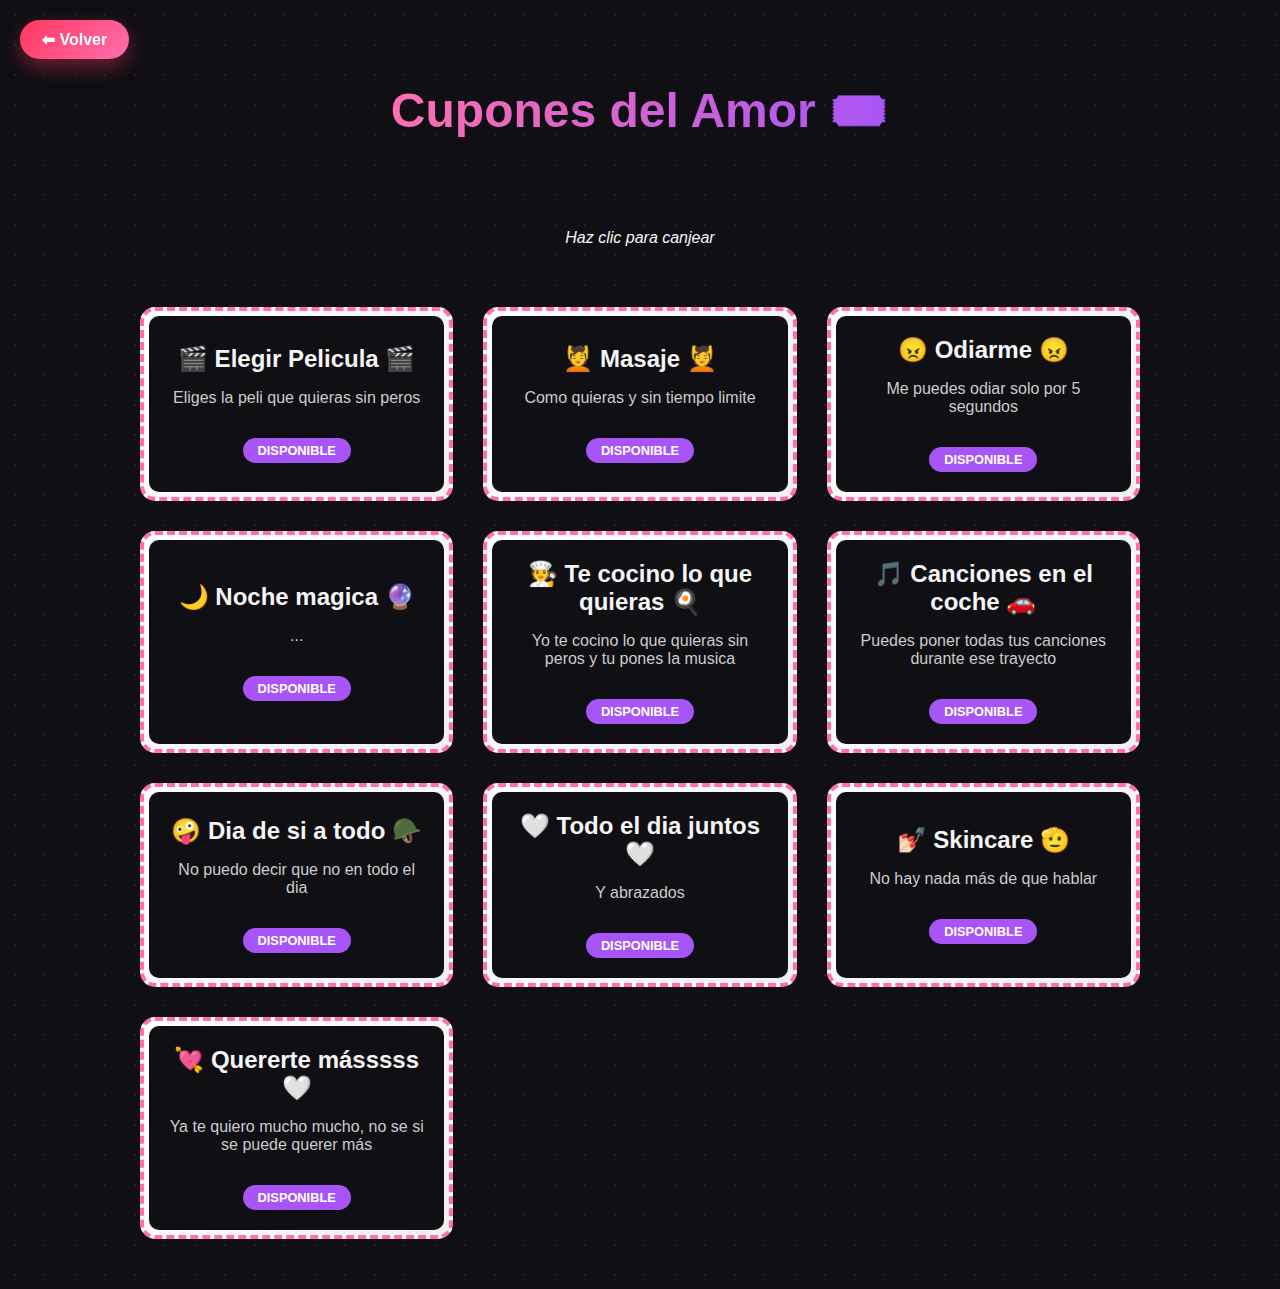
<file: cupones.html>
<!doctype html>
<html lang="es">
  <head>
    <meta charset="UTF-8" />
    <meta name="viewport" content="width=device-width, initial-scale=1.0" />
    <title>Cupones para Aurora 🦇</title>
    <link rel="stylesheet" href="./css/style2.css" />
  </head>
  <body class="cupones-body">
    <div class="hearts-container">
      <div class="heart">❤️</div>
      <div class="heart">💖</div>
      <div class="heart">🖤</div>
      <div class="heart">🎀</div>
      <div class="heart">🤍</div>
      <div class="heart">🦇</div>
    </div>

    <a href="./index.html" class="btn-volver">⬅ Volver</a>

    <h1 class="neon-title">Cupones del Amor 🎟️</h1>
    <p class="love-text">Haz clic para canjear</p>

    <div class="grid-cupones">
      <div class="cupon" id="cupon-1" onclick="canjearCupon('cupon-1')">
        <div class="cupon-inner">
          <h3>🎬 Elegir Pelicula 🎬</h3>
          <p>Eliges la peli que quieras sin peros</p>
          <div class="estado">Disponible</div>
        </div>
      </div>

      <div class="cupon" id="cupon-2" onclick="canjearCupon('cupon-2')">
        <div class="cupon-inner">
          <h3>💆 Masaje 💆</h3>
          <p>Como quieras y sin tiempo limite</p>
          <div class="estado">Disponible</div>
        </div>
      </div>

      <div class="cupon" id="cupon-3" onclick="canjearCupon('cupon-3')">
        <div class="cupon-inner">
          <h3>😠 Odiarme 😠</h3>
          <p>Me puedes odiar solo por 5 segundos</p>
          <div class="estado">Disponible</div>
        </div>
      </div>

      <div class="cupon" id="cupon-4" onclick="canjearCupon('cupon-4')">
        <div class="cupon-inner">
          <h3>🌙 Noche magica 🔮</h3>
          <p>...</p>
          <div class="estado">Disponible</div>
        </div>
      </div>

      <div class="cupon" id="cupon-5" onclick="canjearCupon('cupon-5')">
        <div class="cupon-inner">
          <h3>🧑‍🍳 Te cocino lo que quieras 🍳</h3>
          <p>Yo te cocino lo que quieras sin peros y tu pones la musica</p>
          <div class="estado">Disponible</div>
        </div>
      </div>

      <div class="cupon" id="cupon-6" onclick="canjearCupon('cupon-6')">
        <div class="cupon-inner">
          <h3>🎵 Canciones en el coche 🚗</h3>
          <p>Puedes poner todas tus canciones durante ese trayecto</p>
          <div class="estado">Disponible</div>
        </div>
      </div>

      <div class="cupon" id="cupon-7" onclick="canjearCupon('cupon-7')">
        <div class="cupon-inner">
          <h3>🤪 Dia de si a todo 🪖</h3>
          <p>No puedo decir que no en todo el dia</p>
          <div class="estado">Disponible</div>
        </div>
      </div>

      <div class="cupon" id="cupon-8" onclick="canjearCupon('cupon-8')">
        <div class="cupon-inner">
          <h3>🤍 Todo el dia juntos 🤍</h3>
          <p>Y abrazados</p>
          <div class="estado">Disponible</div>
        </div>
      </div>

      <div class="cupon" id="cupon-9" onclick="canjearCupon('cupon-9')">
        <div class="cupon-inner">
          <h3>​💅🏻 Skincare 🫡</h3>
          <p>No hay nada más de que hablar</p>
          <div class="estado">Disponible</div>
        </div>
      </div>

      <div class="cupon" id="cupon-10" onclick="canjearCupon('cupon-10')">
        <div class="cupon-inner">
          <h3>​💘 Quererte másssss 🤍</h3>
          <p>Ya te quiero mucho mucho, no se si se puede querer más</p>
          <div class="estado">Disponible</div>
        </div>
      </div>
    </div>

    <script src="./js/cupones.js"></script>

    <script src="./js/cursor.js"></script>
  </body>
</html>
</file>
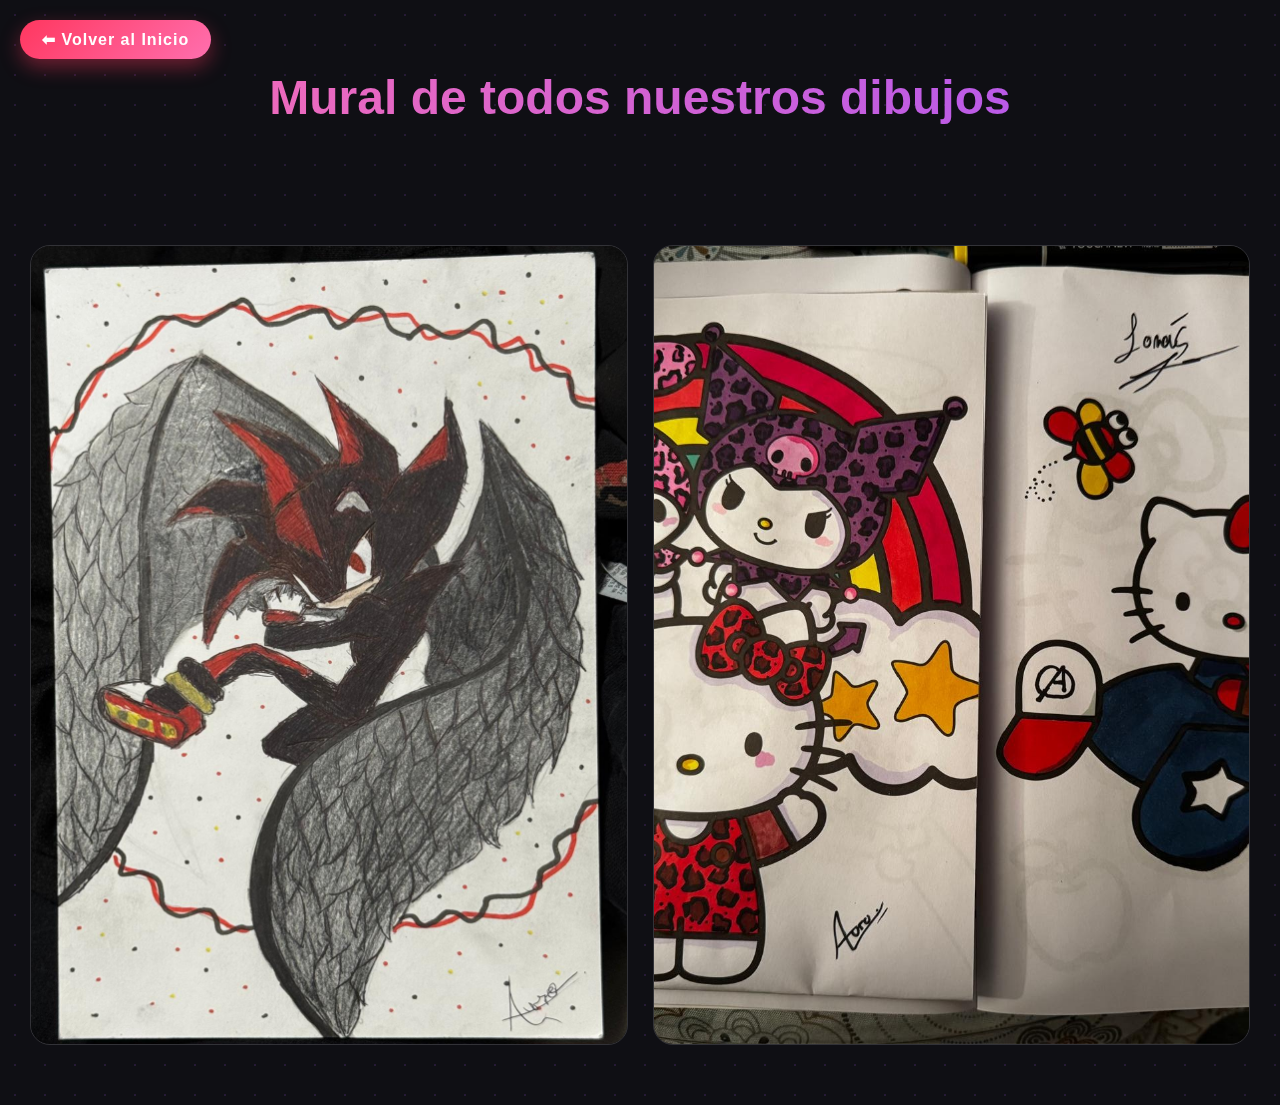
<file: galeria.html>
<!doctype html>
<html lang="es">
  <head>
    <meta charset="UTF-8" />
    <title>Galería Mágica | Aurora 🎀</title>
    <link rel="stylesheet" href="./css/style2.css" />
    <meta name="robots" content="noindex" />
  </head>
  <body class="galeria-page">
    <nav>
      <ul>
        <li>
          <a href="./index.html" class="btn-volver">⬅ Volver al Inicio</a>
        </li>
      </ul>
    </nav>

    <div class="hearts-container">
      <div class="heart">❤️</div>
      <div class="heart">💛</div>
      <div class="heart">💜</div>
      <div class="heart">🎀</div>
      <div class="heart">🤍</div>
      <div class="heart">🦇</div>
    </div>

    <section class="container">
      <h2 class="neon-title">Mural de todos nuestros dibujos</h2>
      <div class="photo-grid">
        <div class="card">
          <img src="Imagenes/Dibujos/Shadow.jpeg" alt="Shadow" />
          <div class="overlay">Shadow con alas de demonio</div>
          <!-- I don-->
        </div>
        <div class="card">
          <img src="Imagenes/Dibujos/Kittys.jpeg" alt="HelloKittis" />
          <div class="overlay">Hello Kitty con nuestro estilo</div>
          <!-- 25/01/2026-->
        </div>
      </div>
    </section>

    <script src="./js/cursor.js"></script>
    <script src="./js/galeria.js"></script>
  </body>
</html>
</file>
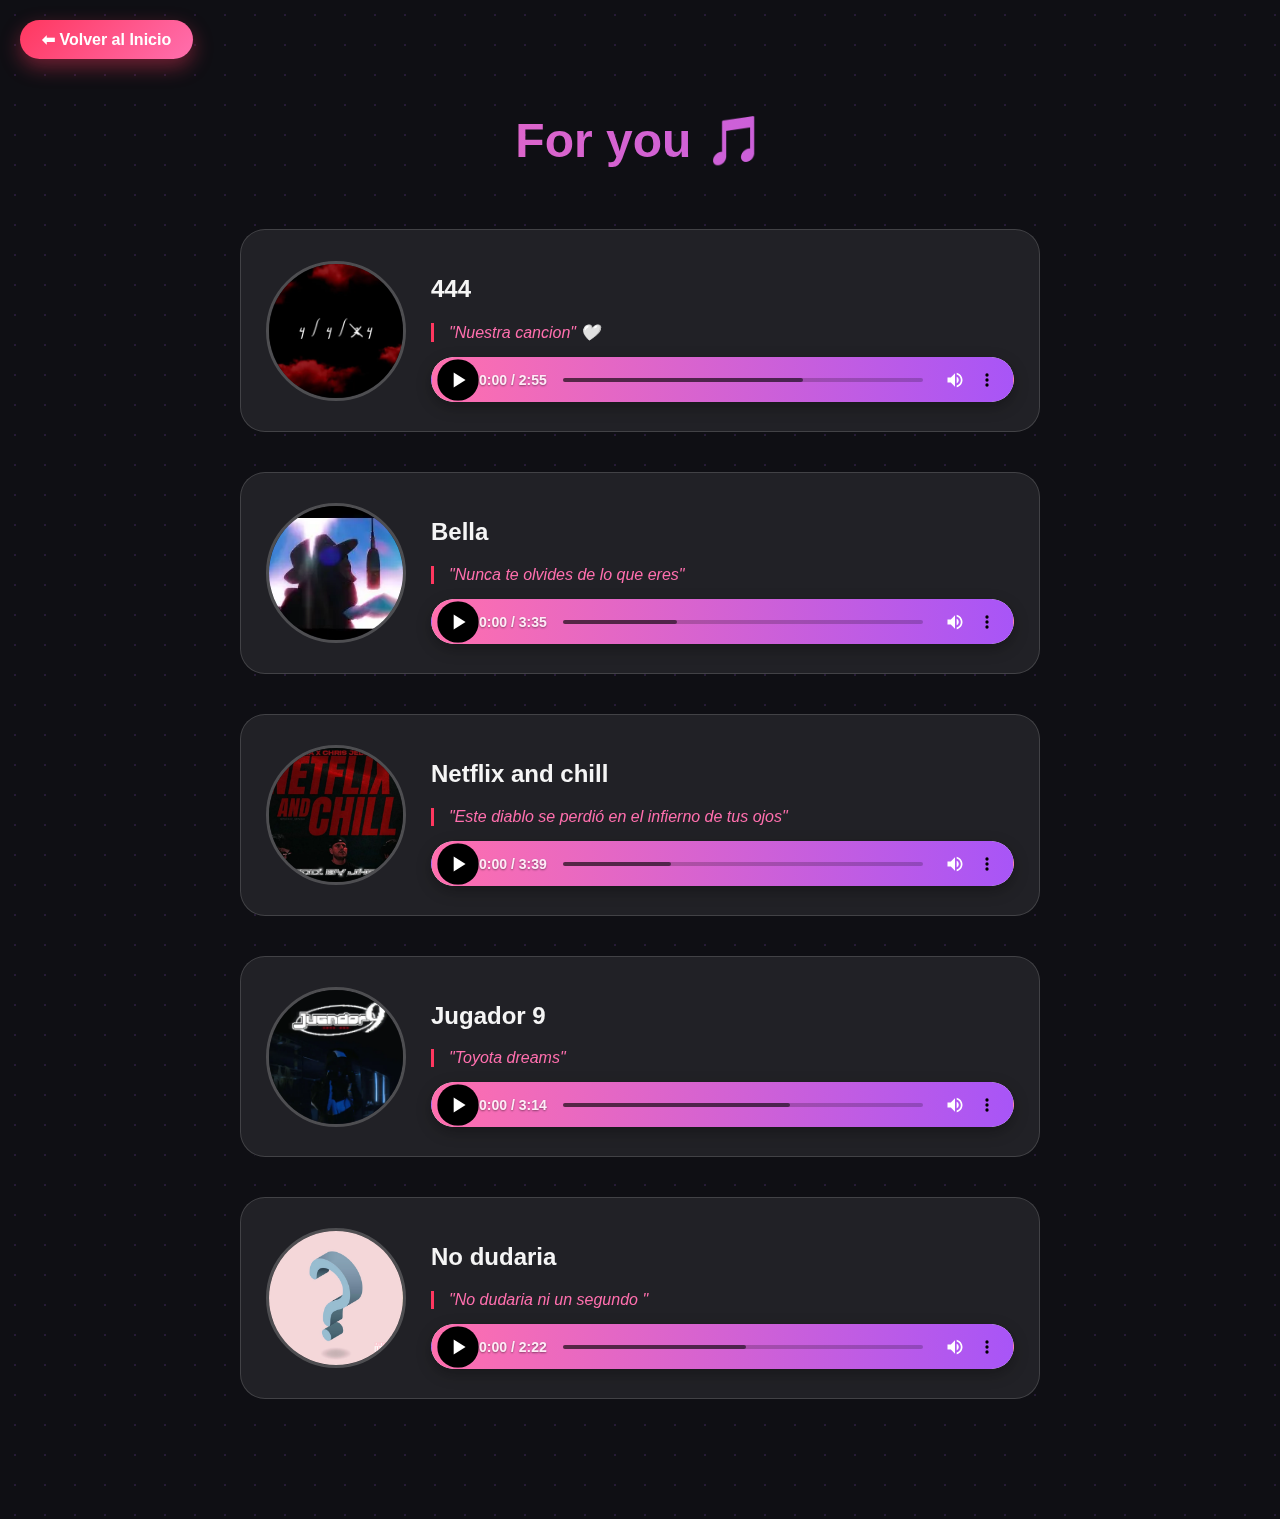
<file: playlist.html>
<!doctype html>
<html lang="es">
  <head>
    <meta charset="UTF-8" />
    <meta name="viewport" content="width=device-width, initial-scale=1.0" />
    <title>Nuestra Playlist 🎧 | Aurora</title>
    <link rel="stylesheet" href="./css/style2.css" />
  </head>
  <body class="playlist-body">
    <div class="hearts-container">
      <div class="heart">❤️</div>
      <div class="heart">💛</div>
      <div class="heart">💜</div>
      <div class="heart">🎀</div>
      <div class="heart">🤍</div>
      <div class="heart">🦇</div>
    </div>

    <a href="./index.html" class="btn-volver">⬅ Volver al Inicio</a>

    <div class="playlist-container">
      <h1 class="neon-title">For you 🎵</h1>

      <div class="music-card">
        <div class="disk-wrapper">
          <img
            src="Imagenes/Portadas/444.webp"
            alt="Portada Canción 1"
            class="disk-img"
          />
        </div>
        <div class="song-details">
          <h2>444</h2>
          <p class="custom-msg">"Nuestra cancion" 🤍</p>

          <audio controls class="custom-audio">
            <source
              src="Audios/Yan Block - 444 (Video Oficial).mp3"
              type="audio/mpeg"
            />
            Tu navegador no soporta el audio.
          </audio>
        </div>
      </div>

      <div class="music-card reverse">
        <div class="disk-wrapper">
          <img
            src="Imagenes/Portadas/Bella.webp"
            alt="Portada Canción 2"
            class="disk-img"
          />
        </div>
        <div class="song-details">
          <h2>Bella</h2>
          <p class="custom-msg">"Nunca te olvides de lo que eres"</p>

          <audio controls class="custom-audio">
            <source
              src="Audios/Bella - MDmoney ft Doc Psych (Video oficial).mp3"
              type="audio/mpeg"
            />
            Tu navegador no soporta el audio.
          </audio>
        </div>
      </div>

      <div class="music-card">
        <div class="disk-wrapper">
          <img
            src="Imagenes/Portadas/Netflix_and_chill.webp"
            alt="Portada Canción 3"
            class="disk-img"
          />
        </div>
        <div class="song-details">
          <h2>Netflix and chill</h2>
          <p class="custom-msg">
            "Este diablo se perdió en el infierno de tus ojos"
          </p>

          <audio controls class="custom-audio">
            <source
              src="Audios/Netflix And Chill -  Anuel AA, Chris Jedi, Roa.mp3"
              type="audio/mpeg"
            />
            Tu navegador no soporta el audio.
          </audio>
        </div>
      </div>

      <div class="music-card reverse">
        <div class="disk-wrapper">
          <img
            src="Imagenes/Portadas/Jugador 9.webp"
            alt="Portada Canción 4"
            class="disk-img"
          />
        </div>
        <div class="song-details">
          <h2>Jugador 9</h2>
          <p class="custom-msg">"Toyota dreams"</p>

          <audio controls class="custom-audio">
            <source
              src="Audios/Soto Asa - Jugador 9 (Videoclip).mp3"
              type="audio/mpeg"
            />
            Tu navegador no soporta el audio.
          </audio>
        </div>
      </div>

      <div class="music-card">
        <div class="disk-wrapper">
          <img
            src="Imagenes/Portadas/noDudaria.png"
            alt="Portada Canción 5"
            class="disk-img"
          />
        </div>
        <div class="song-details">
          <h2>No dudaria</h2>
          <p class="custom-msg">"No dudaria ni un segundo "</p>

          <audio controls class="custom-audio">
            <source src="Audios/No Dudaria.mp3" type="audio/mpeg" />
            Tu navegador no soporta el audio.
          </audio>
        </div>
      </div>
    </div>

    <script>
      document.addEventListener(
        "play",
        function (e) {
          var audios = document.getElementsByTagName("audio");
          for (var i = 0, len = audios.length; i < len; i++) {
            if (audios[i] != e.target) {
              audios[i].pause();
            }
          }
        },
        true,
      );
    </script>

    <script src="./js/cursor.js"></script>
  </body>
</html>
</file>
<file: css/style2.css>
/* =========================================
   1. VARIABLES (PALETA REFINADA)
========================================= */
:root {
  --pink: #ff6fae;
  --purple: #a855f7;
  --red: #ff375f;
  --yellow: #ffd166;
  --bg-dark: #0f0f14;
  --bg-glass: rgba(255, 255, 255, 0.08);
  --border-soft: rgba(255, 255, 255, 0.15);
  --text-soft: #f5f5f5;
}

/* =========================================
   2. BASE GENERAL Y FONDO
========================================= */
* {
  box-sizing: border-box;
}

body {
  margin: 0;
  font-family: "Poppins", "Segoe UI", sans-serif;
  background-color: var(--bg-dark);
  /* Fondo de puntitos sutiles (recuperado) */
  background-image: radial-gradient(
    circle,
    rgba(168, 85, 247, 0.15) 1px,
    /* Puntos morados muy suaves */ transparent 1px
  );
  background-size: 30px 30px;
  color: var(--text-soft);
  overflow-x: hidden;
}

/* Scroll suave */
html {
  scroll-behavior: smooth;
}

/* =========================================
   3. BOTÓN VOLVER (MÁS FINO)
========================================= */
.btn-volver {
  position: fixed;
  top: 20px;
  left: 20px;
  padding: 10px 22px;
  background: linear-gradient(135deg, var(--red), var(--pink));
  color: white;
  border-radius: 30px;
  font-weight: 600;
  text-decoration: none;
  box-shadow: 0 8px 20px rgba(255, 55, 95, 0.4);
  z-index: 1000;
  transition:
    transform 0.3s ease,
    box-shadow 0.3s ease;
}

.btn-volver:hover {
  transform: translateY(-3px);
  box-shadow: 0 12px 30px rgba(255, 55, 95, 0.6);
}

/* =========================================
   4. HEADER / NAV
========================================= */
header {
  position: sticky;
  top: 0;
  backdrop-filter: blur(12px);
  background: rgba(15, 15, 20, 0.85);
  border-bottom: 1px solid var(--border-soft);
  z-index: 100;
}

nav ul {
  display: flex;
  justify-content: center;
  gap: 30px;
  list-style: none;
  padding: 15px;
  margin: 0;
}

nav a {
  color: var(--text-soft);
  text-decoration: none;
  font-weight: 600;
  letter-spacing: 1px;
  position: relative;
}

nav a::after {
  content: "";
  position: absolute;
  width: 0;
  height: 2px;
  bottom: -6px;
  left: 50%;
  background: var(--pink);
  transition: 0.3s ease;
  transform: translateX(-50%);
}

nav a:hover::after {
  width: 100%;
}

/* =========================================
   5. HERO
========================================= */
.hero {
  min-height: 85vh;
  display: flex;
  align-items: center;
  justify-content: center;
  padding: 40px 20px;
}

.glass-card {
  background: var(--bg-glass);
  border: 1px solid var(--border-soft);
  border-radius: 25px;
  padding: 50px 40px;
  max-width: 700px;
  text-align: center;
  backdrop-filter: blur(15px);
  box-shadow: 0 20px 60px rgba(0, 0, 0, 0.5);
}

.big-heart-beat {
  font-size: 6rem;
  animation: pulse 1.4s infinite;
  margin-bottom: 15px;
  display: inline-block;
  text-shadow: 0 0 20px var(--pink);
}

@keyframes pulse {
  0% {
    transform: scale(1);
  }
  25% {
    transform: scale(1.25);
  }
  50% {
    transform: scale(1);
  }
  75% {
    transform: scale(1.15);
  }
  100% {
    transform: scale(1);
  }
}

h1 {
  font-size: 3rem;
  color: var(--pink);
  margin-bottom: 20px;
}

/* =========================================
   6. GALERÍA (MÁS LIMPIA)
========================================= */
.photo-grid {
  display: grid;
  grid-template-columns: repeat(auto-fit, minmax(260px, 1fr));
  gap: 25px;
  padding: 60px 30px;
}

.card {
  border-radius: 20px;
  overflow: hidden;
  position: relative;
  transform: translateY(0);
  transition:
    transform 0.4s ease,
    box-shadow 0.4s ease;
  border: 1px solid var(--border-soft);
}

.card img {
  width: 100%;
  height: 100%;
  object-fit: cover;
}

.card:hover,
.card.active {
  transform: scale(1.05) rotate(-2deg);
  border-color: var(--pink); /* O el color que uses ahora */
  box-shadow: 0 0 20px var(--red);
  z-index: 10; /* Para que se ponga encima de las otras al hacer zoom */
}

.overlay {
  position: absolute;
  inset: 0;
  background: linear-gradient(to top, rgba(0, 0, 0, 0.9), transparent);
  display: flex;
  align-items: flex-end;
  padding: 20px;
  opacity: 0;
  transition: 0.3s ease;
  font-weight: 600;
  color: var(--yellow);
}

.card:hover .overlay,
.card.active .overlay {
  transform: translateY(0); /* Sube hacia arriba */
  opacity: 1;
}

/* =========================================
   7. PLAYLIST
========================================= */
.playlist-container {
  padding: 80px 20px;
}

.neon-title {
  text-align: center;
  font-size: 3rem;
  margin-bottom: 60px;
  background: linear-gradient(90deg, var(--pink), var(--purple));
  -webkit-background-clip: text;
  background-clip: text;
  color: transparent;
}

.music-card {
  max-width: 800px;
  margin: 0 auto 40px;
  background: var(--bg-glass);
  border: 1px solid var(--border-soft);
  border-radius: 25px;
  padding: 25px;
  display: flex;
  align-items: center;
  gap: 25px;
  backdrop-filter: blur(10px);
  transition: transform 0.3s ease;
}

.music-card:hover {
  transform: scale(1.02);
  border-color: var(--pink);
}

.disk-wrapper {
  width: 140px;
  height: 140px;
  border-radius: 50%;
  overflow: hidden;
  animation: spin 12s linear infinite;
  border: 3px solid rgba(255, 255, 255, 0.2);
}

@keyframes spin {
  to {
    transform: rotate(360deg);
  }
}

.disk-img {
  width: 100%;
  height: 100%;
  object-fit: cover;
}

.song-details {
  flex: 1;
}

.custom-msg {
  font-style: italic;
  color: var(--pink);
  margin-bottom: 15px;
  border-left: 3px solid var(--red);
  padding-left: 15px;
}

/* =========================================
   8. WIDGET MENSAJES (ESTILIZADO)
========================================= */
.secret-widget {
  position: fixed;
  right: -300px; /* Oculto a la derecha */
  top: 50%;
  transform: translateY(-50%);
  width: 340px;
  background: rgba(15, 15, 20, 0.95);
  border: 1px solid var(--purple);
  border-right: none;
  border-radius: 20px 0 0 20px;
  transition: right 0.5s cubic-bezier(0.68, -0.55, 0.27, 1.55);
  z-index: 1000;
  display: flex;
  backdrop-filter: blur(10px);
  box-shadow: -10px 0 30px rgba(0, 0, 0, 0.5);
}

.secret-widget.active {
  right: 0 !important;
}

.widget-icon {
  width: 50px;
  background: linear-gradient(to bottom, var(--purple), var(--pink));
  display: flex;
  align-items: center;
  justify-content: center;
  cursor: pointer;
  font-size: 24px;
  border-radius: 20px 0 0 20px;
  animation: heartbeat 2s infinite;
}

@keyframes heartbeat {
  0% {
    transform: scale(1);
  }
  5% {
    transform: scale(1.1);
  }
  10% {
    transform: scale(1);
  }
  15% {
    transform: scale(1.1);
  }
  50% {
    transform: scale(1);
  }
  100% {
    transform: scale(1);
  }
}

.widget-content {
  padding: 25px;
  width: 100%;
  color: white;
}

.widget-content h3 {
  margin-top: 0;
  color: var(--pink);
  font-size: 1.2rem;
}

.widget-content textarea {
  width: 100%;
  background: rgba(255, 255, 255, 0.05);
  color: white;
  border: 1px solid var(--border-soft);
  border-radius: 10px;
  margin-bottom: 15px;
  padding: 10px;
  font-family: inherit;
  resize: vertical;
  outline: none;
}

.widget-content textarea:focus {
  border-color: var(--pink);
}

.widget-content button {
  background: linear-gradient(90deg, var(--red), var(--pink));
  color: white;
  border: none;
  padding: 10px;
  border-radius: 10px;
  width: 100%;
  cursor: pointer;
  font-weight: bold;
  transition: 0.3s;
}

.widget-content button:hover {
  box-shadow: 0 0 15px var(--red);
}

/* =========================================
   9. ANIMACIÓN CORAZONES (FONDO FLOTANTE)
========================================= */
.heart {
  position: fixed;
  font-size: 20px;
  top: -10vh; /* Empiezan fuera de pantalla */
  transform: translateY(0);
  animation: float 8s linear infinite;
  opacity: 0;
  z-index: -1; /* Detrás de todo */
  text-shadow: 0 0 5px rgba(255, 255, 255, 0.3);
}

/* Variedad en los corazones */
.heart:nth-child(1) {
  left: 10%;
  color: var(--pink);
  animation-duration: 8s;
  animation-delay: 0s;
}
.heart:nth-child(2) {
  left: 25%;
  color: var(--purple);
  animation-duration: 10s;
  animation-delay: 2s;
  font-size: 30px;
}
.heart:nth-child(3) {
  left: 50%;
  color: var(--red);
  animation-duration: 7s;
  animation-delay: 4s;
}
.heart:nth-child(4) {
  left: 75%;
  color: var(--yellow);
  animation-duration: 11s;
  animation-delay: 1s;
  font-size: 15px;
}
.heart:nth-child(5) {
  left: 90%;
  color: white;
  animation-duration: 9s;
  animation-delay: 3s;
}

@keyframes float {
  0% {
    transform: translateY(110vh) rotate(0deg);
    opacity: 0;
  }
  10% {
    opacity: 0.6;
  }
  90% {
    opacity: 0.6;
  }
  100% {
    transform: translateY(-10vh) rotate(360deg);
    opacity: 0;
  }
}

/* =========================================
   10. FOOTER
========================================= */
footer {
  text-align: center;
  padding: 30px;
  font-size: 0.8rem;
  opacity: 0.7;
  border-top: 1px solid var(--border-soft);
}

/* =========================================
   11. RESPONSIVE
========================================= */
@media (max-width: 700px) {
  .music-card {
    flex-direction: column;
    text-align: center;
  }

  h1 {
    font-size: 2.2rem;
  }

  .big-heart-beat {
    font-size: 4rem;
  }

  .secret-widget {
    width: 300px; /* Ajuste móvil */
  }
}

.rogue-img {
  width: 25%;
}

.shadow-img {
  width: 20%;
}

.separator {
  color: var(); /* Color morado neón */
  font-weight: bold;
  font-size: 1.2rem; /* Un poco más grande que el texto */
  margin: 0 30px; /* ¡AQUÍ ESTÁ EL TRUCO! Separa los lados */
  text-shadow: 0 0 8px var(--purple); /* Brillo neón */
  cursor: default; /* El ratón no cambia a manita */
  pointer-events: none; /* No se puede hacer clic (Truco PRO) */
  opacity: 0.8;
}

/* RESPONSIVE: En móviles quitamos el separador para que no moleste */
@media (max-width: 700px) {
  .separator {
    display: none;
  }
  nav ul {
    flex-direction: column; /* Menú vertical en móvil */
    gap: 10px;
  }
}

/* =========================================
   REPRODUCTOR DE AUDIO PERSONALIZADO (Chrome/Edge)
========================================= */

/* 1. El contenedor general del audio */
audio {
  width: 100%;
  height: 45px;
  border-radius: 30px; /* Bordes muy redondos */
  outline: none;
  box-shadow: 0 5px 15px rgba(0, 0, 0, 0.3);
  transition: transform 0.2s;
}

audio:hover {
  transform: scale(1.02); /* Pequeño zoom al pasar el ratón */
}

/* 2. El fondo del panel (La barra gris fea) */
audio::-webkit-media-controls-panel {
  background: linear-gradient(
    90deg,
    var(--pink),
    var(--purple)
  ); /* ¡Degradado rosa/morado! */
  border: 1px solid rgba(255, 255, 255, 0.2);
}

/* 3. El botón de Play/Pause */
/* 3. El botón de Play/Pause */
audio::-webkit-media-controls-play-button {
  background-color: white; /* Truco: Ponemos fondo blanco */
  border-radius: 50%;
  transform: scale(1.3);
  transition: 0.3s;

  /* ¡AQUÍ ESTÁ LA MAGIA! */
  filter: invert(100%);
  /* Esto hace que el fondo blanco se vea negro 
       y el triángulo negro se vea blanco */
}

audio::-webkit-media-controls-play-button:hover {
  background-color: #ccc; /* Al pasar el ratón (invertido se verá gris claro) */
  cursor: pointer;
  transform: scale(1.4); /* Un poquito más grande al pasar el ratón */
}

/* 4. Los textos de tiempo (0:00 / 3:45) */
audio::-webkit-media-controls-current-time-display,
audio::-webkit-media-controls-time-remaining-display {
  color: white;
  font-weight: bold;
  font-family: "Poppins", sans-serif;
  text-shadow: 0 1px 2px rgba(0, 0, 0, 0.5);
}

/* 5. El botón de volumen (Altavoz) */
audio::-webkit-media-controls-mute-button {
  filter: invert(1); /* Truco para volverlo blanco */
}

/* 6. El menú de los 3 puntitos (opciones) */
audio::-webkit-media-controls-overflow-button {
  filter: invert(1); /* Truco para volverlo blanco */
}

/* =========================================
   ANIMACIÓN FINAL: ECLIPSE ROMÁNTICO
========================================= */

.cosmos-container {
  position: relative;
  width: 100%;
  height: 350px;
  margin: 0 auto;
  overflow: hidden; /* Importante para que no salga barra de scroll */
}

/* --- EL SOL (TÚ) --- */
.sun-css {
  position: absolute;
  top: 50%;
  left: 50%;
  transform: translate(-50%, -50%); /* Centrado fijo */

  width: 150px;
  height: 150px;
  border-radius: 50%;

  /* Color: Un degradado cálido y brillante */
  background: radial-gradient(circle, #ffd700 30%, #ff4500 90%);

  /* Sombra: Un resplandor fuerte */
  box-shadow:
    0 0 60px #ffd700,
    0 0 100px #ff2d55; /* Toque rojo pasión */

  z-index: 1; /* Detrás */
  animation: sunLatido 4s infinite ease-in-out;
}

@keyframes sunLatido {
  0%,
  100% {
    transform: translate(-50%, -50%) scale(1);
    opacity: 0.9;
  }
  50% {
    transform: translate(-50%, -50%) scale(1.1);
    opacity: 1;
  }
}

/* --- LA LUNA (ELLA) --- */
.moon-css {
  position: absolute;
  top: 50%;
  left: 50%;
  /* No ponemos transform aquí, lo controla la animación */

  width: 148px; /* Casi del mismo tamaño que el sol para taparlo bien */
  height: 148px;
  border-radius: 50%;

  /* TRUCO VISUAL:
       El fondo es del color del cielo (oscuro) para "tapar" al sol.
       Le ponemos una sombra interior para dar volumen. */
  background-color: #1a1a1a;
  box-shadow: inset -10px -10px 20px rgba(255, 255, 255, 0.1);

  z-index: 2; /* Delante */

  /* Animación: Dura 12 segundos, es lineal y se repite siempre */
  animation: viajeLuna 12s linear infinite;
}

/* LA RUTA DE LA LUNA */
@keyframes viajeLuna {
  0% {
    /* Empieza fuera a la IZQUIERDA */
    transform: translate(-400px, -50%);
  }
  40% {
    /* Llega al centro (ECLIPSE) y empieza a tapar */
    transform: translate(-50%, -50%);
    box-shadow: 0 0 0 transparent; /* Sin brillo aún */
  }
  45% {
    /* SE QUEDA EN EL CENTRO UN POCO (Corona Solar) */
    transform: translate(-50%, -50%);
    /* Aquí hacemos que brille el borde porque tapa el sol */
    box-shadow: 0 0 20px 5px rgba(255, 255, 255, 0.8);
  }
  55% {
    /* Sigue en el centro (fin de la pausa) */
    transform: translate(-50%, -50%);
    box-shadow: 0 0 20px 5px rgba(255, 255, 255, 0.8);
  }
  100% {
    /* Termina fuera a la DERECHA */
    transform: translate(400px, -50%);
    box-shadow: 0 0 0 transparent;
  }
}

/* =========================================
   ESTILOS DEL CONTADOR DE TIEMPO
========================================= */

.timer-wrapper {
  margin-top: 50px; /* Separación del eclipse */
  background: rgba(255, 255, 255, 0.03); /* Fondo cristal muy sutil */
  padding: 30px;
  border-radius: 20px;
  border: 1px solid var(--border-soft);
  display: inline-block; /* Para que se ajuste al contenido */
  backdrop-filter: blur(10px); /* Efecto borroso detrás */
  box-shadow: 0 10px 30px rgba(0, 0, 0, 0.5);
  max-width: 90%;
}

.timer-wrapper h3 {
  color: var(--pink); /* Título en rosa */
  margin-bottom: 25px;
  font-weight: normal;
  font-family: "Poppins", sans-serif;
  letter-spacing: 1px;
}

#contador {
  display: flex;
  justify-content: center;
  gap: 15px;
  flex-wrap: wrap; /* Para que baje de línea en móviles */
}

.time-box {
  background: linear-gradient(
    145deg,
    rgba(20, 20, 20, 0.8),
    rgba(40, 40, 40, 0.8)
  );
  border: 2px solid var(--purple); /* Borde morado neón */
  border-radius: 15px;
  width: 85px;
  height: 95px;
  display: flex;
  flex-direction: column;
  justify-content: center;
  align-items: center;
  box-shadow: 0 0 15px rgba(168, 85, 247, 0.15); /* Sombra morada suave */
  transition:
    transform 0.3s ease,
    border-color 0.3s ease;
}

/* Efecto al pasar el ratón por encima de los números */
.time-box:hover {
  transform: translateY(-5px);
  border-color: var(--yellow); /* Cambia a amarillo mostaza */
  box-shadow: 0 0 20px var(--yellow);
}

.time-box span {
  font-size: 2.2rem;
  font-weight: bold;
  color: white;
  /* Fuente monoespaciada tipo "Hacker/Programador" */
  font-family: "Courier New", Courier, monospace;
  /*text-shadow: 0 0 10px var(--pink);  Brillo rosa en los números */
  line-height: 1;
  margin-bottom: 5px;
}

.time-box .label {
  font-size: 0.75rem;
  text-transform: uppercase;
  color: var(--yellow); /* Texto de "Días/Horas" en amarillo */
  font-weight: 600;
  letter-spacing: 1px;
}

/* Ajuste para móviles (para que no se vean gigantes) */
@media (max-width: 500px) {
  .time-box {
    width: 70px;
    height: 80px;
  }
  .time-box span {
    font-size: 1.5rem;
  }
  .time-box .label {
    font-size: 0.6rem;
  }
}

/* 1. Centrar la frase romántica */
.love-text {
  text-align: center; /* Centra las letras dentro del párrafo */
  display: block; /* Se asegura de que sea un bloque */
  width: 100%; /* Ocupa todo el ancho disponible */
  margin: 30px auto; /* Arriba/Abajo: 30px | Izq/Der: AUTO (Centrado) */
  color: var(--text-soft);
  font-style: italic;
}

/* 2. Centrar el bloque del contador */
.timer-wrapper {
  display: block; /* Comportamiento de bloque para aceptar márgenes */
  width: fit-content; /* El ancho se ajusta al contenido (las cajitas) */
  margin: 40px auto; /* ¡ESTO ES LO QUE LO CENTRA! (Auto a los lados) */

  /* El resto de tu diseño se mantiene igual */
  background: rgba(255, 255, 255, 0.03);
  padding: 30px;
  border-radius: 20px;
  border: 1px solid var(--border-soft);
  backdrop-filter: blur(10px);
  box-shadow: 0 10px 30px rgba(0, 0, 0, 0.5);
  text-align: center; /* Centra el título h3 interno */
}

/* --- GENERADOR DE RAZONES --- */
.razones-section {
  padding: 60px 20px;
  text-align: center;
  background: radial-gradient(circle at center, #111 0%, #000 100%);
}

.generator-card {
  max-width: 600px;
  margin: 0 auto;
  border: 2px solid var(--purple);
  box-shadow: 0 0 20px rgba(188, 19, 254, 0.2);
}

.frase-box {
  min-height: 100px; /* Para que no baile el tamaño */
  display: flex;
  align-items: center;
  justify-content: center;
  margin-bottom: 20px;
}

#frase-texto {
  font-size: 1.5rem;
  font-weight: bold;
  color: var(--yellow);
  text-shadow: 0 0 5px var(--red);
  font-style: italic;
  transition: opacity 0.3s;
}

.btn-magic {
  background: linear-gradient(45deg, var(--pink), var(--purple));
  color: white;
  border: none;
  padding: 15px 30px;
  font-size: 1.2rem;
  border-radius: 50px;
  cursor: pointer;
  box-shadow: 0 5px 15px rgba(255, 105, 180, 0.4);
  transition:
    transform 0.2s,
    box-shadow 0.2s;
  font-weight: bold;
  text-transform: uppercase;
}

.btn-magic:hover {
  transform: scale(1.05);
  box-shadow: 0 0 25px var(--pink);
}

.btn-magic:active {
  transform: scale(0.95);
}

/* --- PÁGINA CUPONES --- */
.cupones-body {
  background-color: var(--bg-dark);
  padding: 50px 20px;
  min-height: 100vh;
  display: flex;
  flex-direction: column;
  align-items: center;
}

.grid-cupones {
  display: grid;
  grid-template-columns: repeat(auto-fit, minmax(280px, 1fr));
  gap: 30px;
  max-width: 1000px;
  width: 100%;
  margin-top: 30px;
}

.cupon {
  background: linear-gradient(135deg, #fff 0%, #f0f0f0 100%);
  border: 4px dashed var(--pink); /* Efecto borde recortable */
  border-radius: 15px;
  padding: 5px; /* Espacio para el borde */
  cursor: pointer;
  transition: transform 0.3s;
  position: relative;
  overflow: hidden;
}

.cupon:hover {
  transform: rotate(-2deg) scale(1.03);
  box-shadow: 0 0 20px var(--pink);
}

.cupon-inner {
  background: var(--bg-dark);
  padding: 20px;
  border-radius: 10px;
  height: 100%;
  display: flex;
  flex-direction: column;
  justify-content: center;
  align-items: center;
  text-align: center;
}

.cupon h3 {
  color: var(--mustard-yellow);
  margin: 0;
  font-size: 1.5rem;
}

.cupon p {
  color: #ccc;
}

.estado {
  margin-top: 15px;
  background: var(--purple);
  color: white;
  padding: 5px 15px;
  border-radius: 20px;
  font-size: 0.8rem;
  font-weight: bold;
  text-transform: uppercase;
}

/* --- ESTADO CANJEADO (GRIS) --- */
.cupon.canjeado {
  filter: grayscale(100%);
  opacity: 0.6;
  cursor: not-allowed;
  border-color: #555;
  pointer-events: none; /* Ya no se puede clicar */
}

.cupon.canjeado .estado {
  background: #333;
  content: "CANJEADO"; /* Esto solo funciona en CSS si cambiamos el texto en JS */
}

/* Marca de agua de "USADO" */
.cupon.canjeado::after {
  content: "CANJEADO";
  position: absolute;
  top: 50%;
  left: 50%;
  transform: translate(-50%, -50%) rotate(-30deg);
  font-size: 3rem;
  color: red;
  font-weight: bold;
  border: 5px solid red;
  padding: 10px;
  opacity: 0.8;
}

.mouse-particle {
  position: absolute;
  font-size: 1.2rem;
  pointer-events: none; /* Para que no interfiera con los clics */
  animation: fadeOutUp 1s forwards;
  z-index: 9999;
}

@keyframes fadeOutUp {
  0% {
    transform: translateY(0) scale(1);
    opacity: 1;
  }
  100% {
    transform: translateY(-50px) scale(0);
    opacity: 0;
  }
}

.touch-heart {
  position: fixed; /* Fixed para que se quede donde tocaste aunque hagas scroll */
  font-size: 1.5rem;
  pointer-events: none;
  animation: floatUpFade 1s ease-out forwards;
  z-index: 9999;
}

@keyframes floatUpFade {
  0% {
    transform: translate(-50%, -50%) scale(0.5);
    opacity: 1;
  }
  50% {
    transform: translate(-50%, -100px) scale(1.5);
    opacity: 0.8;
  }
  100% {
    transform: translate(-50%, -150px) scale(0);
    opacity: 0;
  }
}

/* =========================================
   SECCIÓN CARTA MANUSCRITA
========================================= */
.carta-section {
  padding: 60px 20px;
  background: radial-gradient(
    circle at center,
    #220000 0%,
    #0a0a0a 100%
  ); /* Fondo rojizo oscuro romántico */
  text-align: center;
  min-height: 800px; /* Altura suficiente para cuando salga la carta */
  display: flex;
  flex-direction: column;
  align-items: center;
}

/* Contenedor para centrar y dar perspectiva 3D */
.envelope-wrapper {
  perspective: 1000px;
  cursor: pointer;
  margin-top: 50px;
  transform-style: preserve-3d;
  -webkit-transform-style: preserve-3d;
}

/* El sobre en sí */
.envelope {
  position: relative;
  width: 300px; /* Ancho del sobre */
  height: 200px; /* Alto del sobre cerrado */
  background-color: #a80000; /* Color rojo pasión para el sobre */
  margin: 0 auto;
  box-shadow: 0 10px 20px rgba(0, 0, 0, 0.5);

  /* ARREGLO IPHONE: Evita parpadeos */
  transform-style: preserve-3d;
  -webkit-transform-style: preserve-3d;
}

/* --- CAPAS DEL SOBRE (Z-INDEX ES CLAVE) --- */

/* Capa 1: Fondo interior (detrás de la carta) */
.envelope-back {
  position: absolute;
  bottom: 0;
  left: 0;
  width: 100%;
  height: 100%;
  background-color: #8a0000; /* Un poco más oscuro */
  z-index: 1;
}

/* Capa 2: El Folio con la Carta */
.paper {
  position: absolute;
  top: 10px;
  left: 15px;
  width: 270px;
  height: 180px;
  background-color: #f4e7d4;
  z-index: 50;
  overflow: hidden;

  /* Baja inmediatamente (delay 0s) */
  transition:
    transform 0.4s ease-in-out,
    height 0.4s ease-in-out;
  transform: translateY(0);
}

/* Estilos del texto manuscrito */
.paper-content {
  padding: 20px;
  font-family: "Dancing Script", cursive; /* La fuente que importamos */
  color: #3a1f1f; /* Color tinta marrón oscuro */
  font-size: 1.1rem;
  line-height: 1.4;
  text-align: left;
  opacity: 0; /* Texto invisible al principio */

  transition: opacity 0.3s;
}
.paper-content ul {
  margin: 10px 20px;
}
.destacado {
  font-size: 1.4rem;
  font-weight: bold;
  color: #a80000;
  margin: 15px 0;
}
.firma {
  margin-top: 30px;
  text-align: right;
  font-size: 1.3rem;
}

/* Capa 3: Frente del sobre (el bolsillo triangular) */
.envelope-front {
  position: absolute;
  bottom: 0;
  left: 0;
  width: 0;
  height: 0;
  z-index: 60;
  /* Truco CSS para hacer triángulos con bordes */
  border-left: 150px solid transparent;
  border-right: 150px solid transparent;
  border-bottom: 140px solid #c21515; /* Triángulo rojo frontal */

  /* ARREGLO IPHONE: Para que no desaparezca */
  pointer-events: none; /* Para poder clicar el papel si sobresale */
}

/* Capa 4: La solapa superior (la que se mueve) */

.envelope-flap {
  position: absolute;
  top: 0;
  left: 0;
  width: 0;
  height: 0;
  z-index: 100;
  border-left: 150px solid transparent;
  border-right: 150px solid transparent;
  border-top: 100px solid #a80000; /* Color base rojo */
  transform-origin: top;

  /* Cierra en 0.6s, pero espera 0.4s antes de empezar */
  transition:
    transform 0.6s ease-in-out 0.4s,
    z-index 0s linear 0.4s;
  transform: rotateX(0deg);

  backface-visibility: hidden;
  -webkit-backface-visibility: hidden;
}

/* Corrección para el sobre ROSA (Solapa) */
.pink-style .envelope-flap {
  border-top-color: var(--purple);
}

/* 2. ESTADO ABIERTO (.open) */

/* La Solapa: Se abre PRIMERO e inmediatamente */
.envelope-wrapper.open .envelope-flap {
  transform: rotateX(180deg);
  z-index: 0;
  /* Al abrir: delay 0s (inmediato) */
  transition-delay: 0s;
}

/* El Papel: Sube DESPUÉS de que la solapa se abra */
.envelope-wrapper.open .paper {
  height: auto;
  min-height: 400px; /* Altura para que quepa el texto */
  transform: translateY(-200px); /* Sube hacia arriba */
  z-index: 200; /* Se pone delante de todo */

  /* Espera 0.4s a que la solapa termine de subir */
  transition:
    transform 0.5s ease-in-out 0.4s,
    height 0.5s ease-in-out 0.4s,
    z-index 0s linear 0.4s;
  box-shadow: 0 10px 50px rgba(0, 0, 0, 0.5);
}

/* El Texto: Aparece al final */
.envelope-wrapper.open .paper-content {
  opacity: 1;
  transition-delay: 0.8s;
}

/* Ajuste Móvil */
@media (max-width: 600px) {
  .envelope {
    width: 260px;
  }
  .paper {
    width: 230px;
  }
  .envelope-front {
    border-left-width: 130px;
    border-right-width: 130px;
  }
  .envelope-flap {
    border-left-width: 130px;
    border-right-width: 130px;
  }
  .envelope-wrapper.open .paper {
    transform: translateY(-250px);
  } /* Sube menos en móvil */
}

/* =========================================
   BUZÓN DOBLE (JONAS & AURORA)
========================================= */
.buzon-section {
  /* IMPORTANTE: Para que el z-index funcione bien dentro */
  position: relative;
  z-index: 1;
  padding: 60px 20px;
  background: radial-gradient(circle at center, #1a0505 0%, #000 100%);
  text-align: center;
  /* Evitamos que el scroll horizontal aparezca en móvil */
  overflow-x: hidden;
}

/* Contenedor flexible para poner los sobres lado a lado */
.sobres-container {
  display: flex;
  justify-content: center;
  align-items: flex-start;
  gap: 30px; /* Reducimos un poco el hueco */
  flex-wrap: wrap;
  margin-top: 40px;
  /* ARREGLO 3D: Necesario para iPhone */
  perspective: 1000px;
}

.carta-wrapper {
  position: relative;
  margin-bottom: 120px; /* Espacio para que la carta salga sin chocar abajo */
  z-index: 10; /* Z-index base */
  transition: z-index 0s linear 0.4s; /* Truco para cambiar el z-index */
}

.carta-wrapper:has(.open) {
  z-index: 9999; /* ¡ENCIMA DE TODO! (Footer y el otro sobre) */
}

.remite {
  color: var(--text-soft);
  font-family: "Poppins", sans-serif;
  margin-bottom: 20px;
  font-size: 1.1rem;
  line-height: 1.5;
}

/* --- ESTILOS ESPECÍFICOS POR COLOR --- */

/* SOBRE ROJO (ESTILO JONAS) - Ya lo tenías, lo definimos explícito */
.envelope.red-style {
  background-color: #a80000;
}
.red-style .envelope-back {
  background-color: #8a0000;
}
.red-style .envelope-front {
  border-bottom-color: #c21515;
}
.red-style .envelope-flap {
  border-top-color: #a80000;
}

/* SOBRE ROSA (ESTILO AURORA/MONSTER HIGH) */
.envelope.pink-style {
  background-color: var(--purple);
} /* Fondo base morado */
.pink-style .envelope-back {
  background-color: #4a0e4e;
} /* Interior más oscuro */

/* El triángulo frontal (bolsillo) en Rosa Intenso */
.pink-style .envelope-front {
  border-bottom-color: var(--pink);
}

/* La solapa que se abre en Morado */
.pink-style .envelope-flap {
  border-top-color: var(--purple);
}

/* Detalle extra: Sombra de neón diferente para cada uno */
.red-style {
  box-shadow: 0 10px 30px rgba(255, 0, 0, 0.3);
}
.pink-style {
  box-shadow: 0 10px 30px rgba(255, 105, 180, 0.3);
}

/* RESPONSIVE MÓVIL */
@media (max-width: 768px) {
  .sobres-container {
    gap: 80px; /* Más espacio vertical en móvil */
  }
  .carta-wrapper {
    width: 100%; /* Que ocupen todo el ancho */
  }
}
</file>
